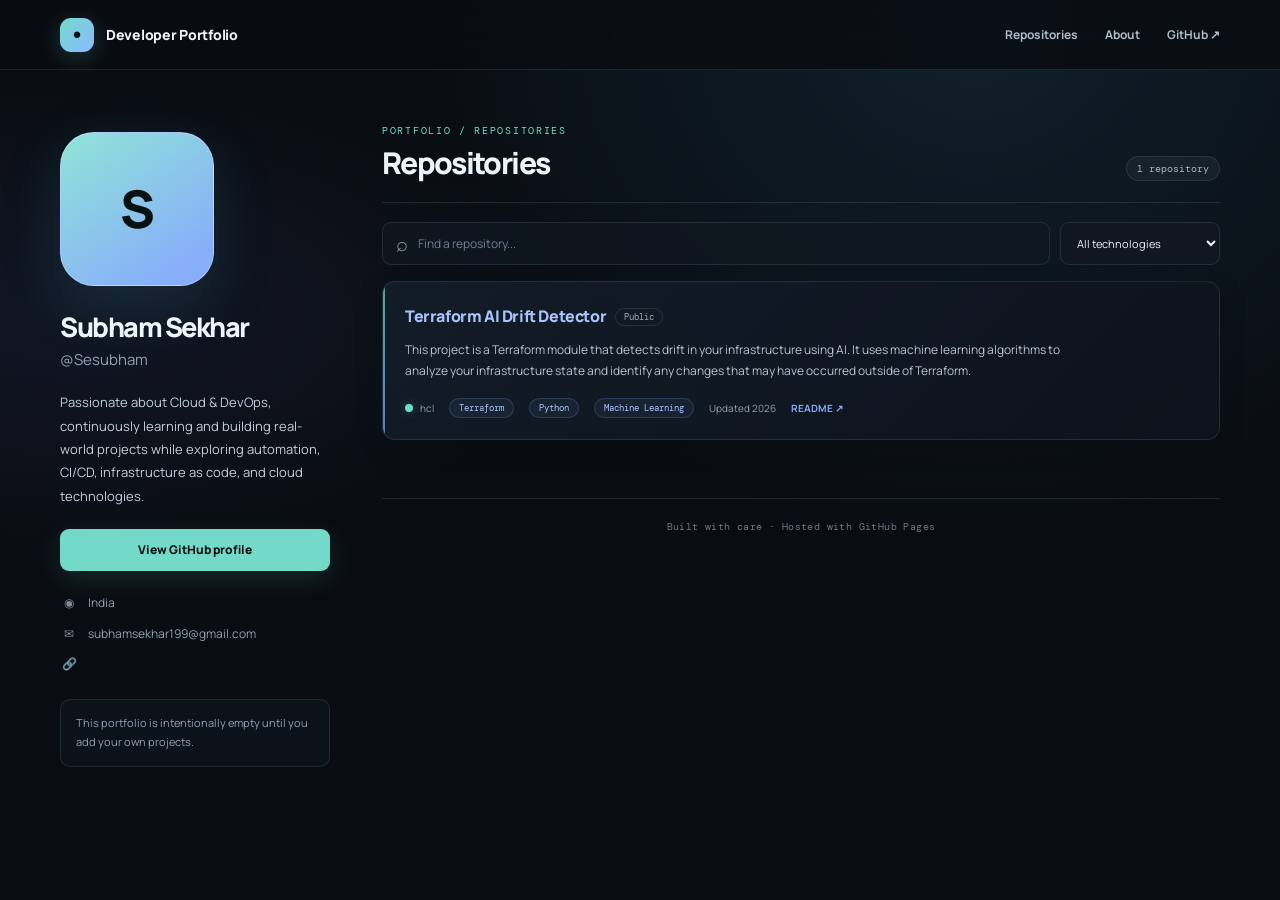
<file: index.html>
<!doctype html>
<html lang="en">
<head>
  <meta charset="utf-8">
  <meta name="viewport" content="width=device-width, initial-scale=1">
  <meta name="theme-color" content="#0d1117">
  <title>Developer Portfolio</title>
  <link rel="stylesheet" href="styles.css">
</head>
<body>
  <header class="topbar">
    <a class="brand" href="#" aria-label="Portfolio home">
      <span class="github-mark">●</span><span>Developer Portfolio</span>
    </a>
    <nav><a href="#repositories">Repositories</a><a href="#about">About</a><a id="github-nav" href="#" target="_blank" rel="noreferrer">GitHub ↗</a></nav>
  </header>

  <main class="layout">
    <aside class="profile" id="about">
      <div class="avatar" id="avatar">?</div>
      <h1 id="name">Your Name</h1>
      <p class="username" id="username">@your-username</p>
      <p id="bio" class="bio">Your short developer bio goes here. Edit profile.js to personalize this portfolio.</p>
      <a class="github-button" id="github-button" href="#" target="_blank" rel="noreferrer">View GitHub profile</a>
      <div class="profile-meta"><span>◉</span><span id="location">Your location</span></div>
      <div class="profile-meta"><span>✉</span><span id="email">Add your email in profile.js</span></div>
      <div class="profile-meta"><span>🔗</span><a id="website" href="#" target="_blank" rel="noreferrer">Personal website</a></div>
      <div class="profile-note">This portfolio is intentionally empty until you add your own projects.</div>
    </aside>

    <section class="content">
      <div class="page-heading">
        <div><p class="eyebrow">PORTFOLIO / REPOSITORIES</p><h2 id="repo-heading">Repositories</h2></div>
        <span class="repo-count" id="repo-count">0 repositories</span>
      </div>
      <div class="toolbar">
        <label class="search-wrap"><span>⌕</span><input id="search" type="search" placeholder="Find a repository..." aria-label="Find a repository"></label>
        <select id="language-filter" aria-label="Filter by technology"><option value="">All technologies</option></select>
      </div>
      <div id="project-list" class="project-list" aria-live="polite"></div>
      <div id="empty-state" class="empty-state">
        <div class="empty-icon">⌘</div>
        <h3>No projects added yet</h3>
        <p>Your repository list is ready. Add your own projects in <code>projects.js</code> and they will appear here.</p>
        <a class="subtle-link" href="PROJECT-README-TEMPLATE.md">View the project README template →</a>
      </div>
      <footer>Built with care · Hosted with GitHub Pages</footer>
    </section>
  </main>
  <script src="profile.js"></script>
  <script src="projects.js"></script>
  <script src="app.js"></script>
</body>
</html>
</file>
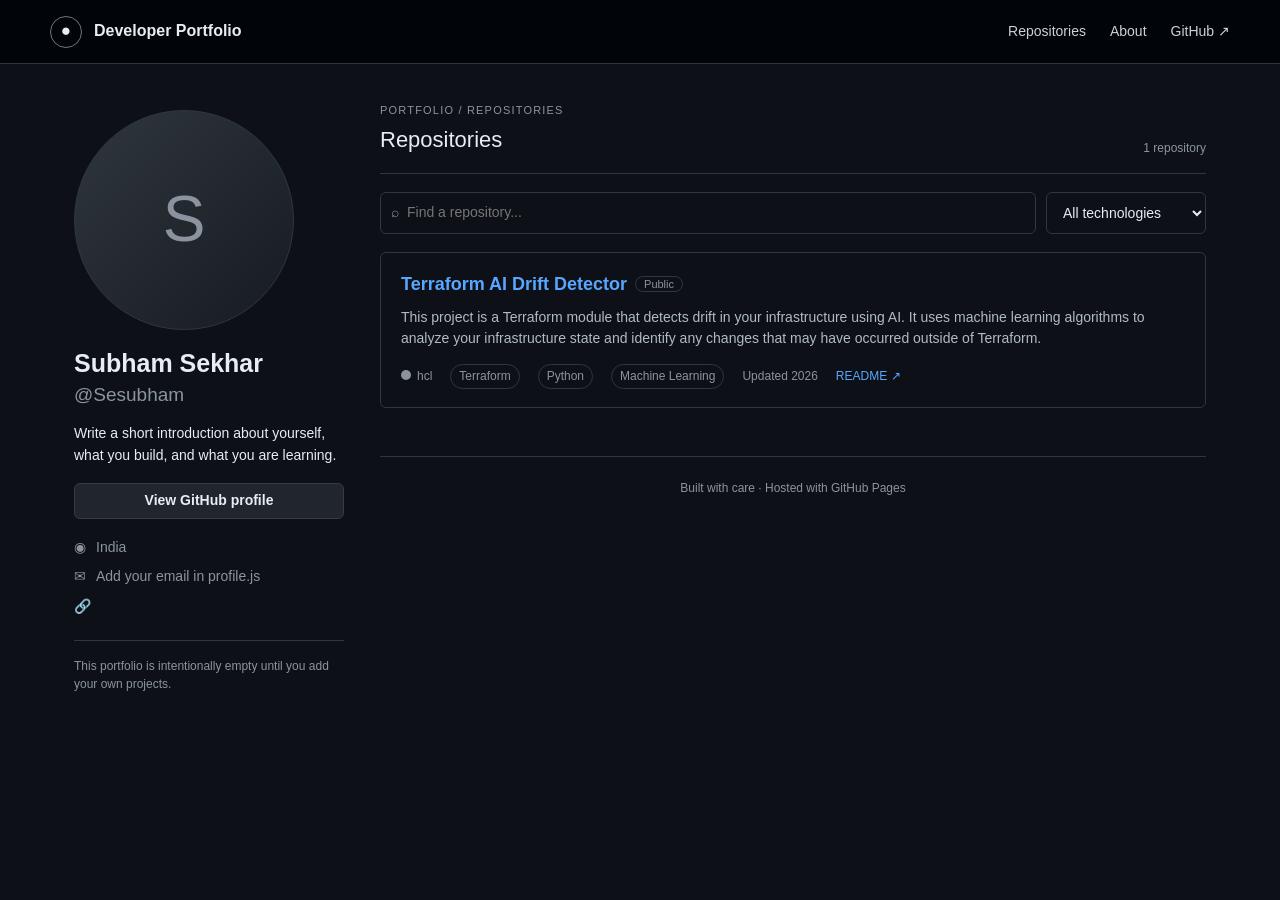
<file: github-style-portfolio/index.html>
<!doctype html>
<html lang="en">
<head>
  <meta charset="utf-8">
  <meta name="viewport" content="width=device-width, initial-scale=1">
  <meta name="theme-color" content="#0d1117">
  <title>Developer Portfolio</title>
  <link rel="stylesheet" href="styles.css">
</head>
<body>
  <header class="topbar">
    <a class="brand" href="#" aria-label="Portfolio home">
      <span class="github-mark">●</span><span>Developer Portfolio</span>
    </a>
    <nav><a href="#repositories">Repositories</a><a href="#about">About</a><a id="github-nav" href="#" target="_blank" rel="noreferrer">GitHub ↗</a></nav>
  </header>

  <main class="layout">
    <aside class="profile" id="about">
      <div class="avatar" id="avatar">?</div>
      <h1 id="name">Your Name</h1>
      <p class="username" id="username">@your-username</p>
      <p id="bio" class="bio">Your short developer bio goes here. Edit profile.js to personalize this portfolio.</p>
      <a class="github-button" id="github-button" href="#" target="_blank" rel="noreferrer">View GitHub profile</a>
      <div class="profile-meta"><span>◉</span><span id="location">Your location</span></div>
      <div class="profile-meta"><span>✉</span><span id="email">Add your email in profile.js</span></div>
      <div class="profile-meta"><span>🔗</span><a id="website" href="#" target="_blank" rel="noreferrer">Personal website</a></div>
      <div class="profile-note">This portfolio is intentionally empty until you add your own projects.</div>
    </aside>

    <section class="content">
      <div class="page-heading">
        <div><p class="eyebrow">PORTFOLIO / REPOSITORIES</p><h2 id="repo-heading">Repositories</h2></div>
        <span class="repo-count" id="repo-count">0 repositories</span>
      </div>
      <div class="toolbar">
        <label class="search-wrap"><span>⌕</span><input id="search" type="search" placeholder="Find a repository..." aria-label="Find a repository"></label>
        <select id="language-filter" aria-label="Filter by technology"><option value="">All technologies</option></select>
      </div>
      <div id="project-list" class="project-list" aria-live="polite"></div>
      <div id="empty-state" class="empty-state">
        <div class="empty-icon">⌘</div>
        <h3>No projects added yet</h3>
        <p>Your repository list is ready. Add your own projects in <code>projects.js</code> and they will appear here.</p>
        <a class="subtle-link" href="PROJECT-README-TEMPLATE.md">View the project README template →</a>
      </div>
      <footer>Built with care · Hosted with GitHub Pages</footer>
    </section>
  </main>
  <script src="profile.js"></script>
  <script src="projects.js"></script>
  <script src="app.js"></script>
</body>
</html>
</file>
<file: styles.css>
@import url('https://fonts.googleapis.com/css2?family=DM+Mono:wght@400;500&family=Manrope:wght@400;500;600;700;800&display=swap');

:root {
  color-scheme: dark;
  --bg: #090d13;
  --panel: #101720;
  --panel-2: #131d28;
  --line: rgba(148, 163, 184, .16);
  --text: #edf4fb;
  --muted: #91a0b2;
  --accent: #73daca;
  --accent-2: #80aaff;
  --shadow: 0 24px 70px rgba(0,0,0,.28);
}
* { box-sizing: border-box; }
html { scroll-behavior: smooth; }
body {
  margin: 0; min-height: 100vh; color: var(--text);
  background:
    radial-gradient(ellipse at 76% 2%, rgba(46, 116, 145, .18), transparent 36rem),
    radial-gradient(ellipse at 5% 35%, rgba(70, 91, 156, .12), transparent 32rem),
    var(--bg);
  font: 14px/1.65 'Manrope', -apple-system, BlinkMacSystemFont, 'Segoe UI', sans-serif;
}
a { color: var(--accent-2); text-decoration: none; transition: color .18s ease, opacity .18s ease; }
a:hover { color: var(--accent); text-decoration: none; }
.topbar {
  position: sticky; top: 0; z-index: 10; height: 70px;
  display: flex; align-items: center; justify-content: space-between;
  padding: 0 max(26px, calc((100vw - 1160px)/2));
  border-bottom: 1px solid var(--line);
  background: rgba(9,13,19,.82); backdrop-filter: blur(18px);
}
.brand { display: flex; align-items: center; gap: 12px; color: var(--text); font-size: 14px; font-weight: 800; letter-spacing: -.02em; }
.github-mark {
  width: 34px; height: 34px; display: grid; place-items: center; border-radius: 11px;
  color: #07110f; background: linear-gradient(135deg, var(--accent), #8bb9ff);
  font-size: 15px; box-shadow: 0 5px 22px rgba(115,218,202,.2);
}
.topbar nav { display: flex; align-items: center; gap: 27px; }
.topbar nav a { color: #aebccc; font-size: 12px; font-weight: 700; }
.topbar nav a:hover { color: var(--accent); }
.layout {
  width: min(1160px, calc(100% - 48px)); margin: 54px auto 0;
  display: grid; grid-template-columns: 270px minmax(0,1fr); gap: 52px;
}
.profile { padding-top: 8px; }
.avatar {
  width: 154px; height: 154px; margin: 0 0 25px; border-radius: 34px;
  display: grid; place-items: center; font-size: 52px; font-weight: 800;
  color: #07110f; background: linear-gradient(145deg, #8fe4d7, #88aefa 85%);
  border: 1px solid rgba(255,255,255,.28); box-shadow: 0 20px 60px rgba(64,139,160,.2);
}
.profile h1 { margin: 0; font-size: 27px; line-height: 1.2; letter-spacing: -.055em; font-weight: 800; }
.username { margin: 5px 0 18px; color: var(--muted); font-size: 15px; }
.bio { color: #c3cfdb; line-height: 1.8; margin: 0 0 21px; font-size: 13px; }
.github-button {
  display: flex; justify-content: center; align-items: center; padding: 10px 14px;
  color: #07110f; background: var(--accent); border: 1px solid transparent;
  border-radius: 9px; font-weight: 800; font-size: 12px;
  box-shadow: 0 8px 26px rgba(115,218,202,.13); margin-bottom: 22px;
}
.github-button:hover { color: #07110f; background: #9aeee2; transform: translateY(-1px); }
.profile-meta { display: flex; align-items: center; gap: 10px; margin: 11px 0; color: var(--muted); font-size: 12px; overflow-wrap: anywhere; }
.profile-meta > span:first-child { width: 18px; text-align: center; opacity: .85; }
.profile-meta a { color: var(--muted); }
.profile-meta a:hover { color: var(--accent); }
.profile-note {
  margin-top: 25px; padding: 14px 15px; border: 1px solid var(--line);
  border-radius: 10px; color: #91a0b2; background: rgba(16,23,32,.6);
  font-size: 11px; line-height: 1.7;
}
.content { min-width: 0; }
.page-heading {
  display: flex; align-items: end; justify-content: space-between;
  padding: 0 0 21px; border-bottom: 1px solid var(--line);
}
.eyebrow { color: var(--accent); font: 10px 'DM Mono', monospace; letter-spacing: .17em; margin: 0 0 9px; }
.page-heading h2 { margin: 0; font-size: 30px; letter-spacing: -.055em; line-height: 1.15; font-weight: 800; }
.repo-count {
  padding: 5px 10px; color: #a8b6c6; background: rgba(148,163,184,.07);
  border: 1px solid var(--line); border-radius: 99px; font: 10px 'DM Mono', monospace;
}
.toolbar { display: flex; gap: 10px; margin: 19px 0 16px; }
.search-wrap {
  min-width: 0; flex: 1; display: flex; align-items: center; gap: 10px;
  padding: 0 13px; border: 1px solid var(--line); border-radius: 9px;
  background: rgba(16,23,32,.8); color: var(--muted);
}
.search-wrap:focus-within, select:focus { border-color: rgba(115,218,202,.65); box-shadow: 0 0 0 3px rgba(115,218,202,.08); }
.search-wrap > span { font-size: 20px; }
input, select { color: var(--text); background: transparent; border: 0; outline: 0; font: inherit; }
input { width: 100%; padding: 11px 0; font-size: 12px; }
input::placeholder { color: #718096; }
select {
  min-width: 160px; padding: 10px 12px; border: 1px solid var(--line);
  border-radius: 9px; background: #101720; font-size: 11px;
}
select option { background: #101720; }
.project-list { display: grid; gap: 12px; border: 0; }
.project-card {
  position: relative; overflow: hidden; padding: 21px 22px;
  border: 1px solid var(--line); border-radius: 13px;
  background: linear-gradient(135deg, rgba(19,29,40,.96), rgba(13,19,28,.96));
  box-shadow: 0 8px 28px rgba(0,0,0,.12);
  transition: transform .2s ease, border-color .2s ease, box-shadow .2s ease;
}
.project-card::before {
  content: ""; position: absolute; inset: 0 auto 0 0; width: 2px;
  background: linear-gradient(180deg, var(--accent), var(--accent-2)); opacity: .7;
}
.project-card:hover { transform: translateY(-3px); border-color: rgba(115,218,202,.36); box-shadow: var(--shadow); }
.project-title { color: #a9c5ff; font-size: 16px; font-weight: 800; letter-spacing: -.025em; }
.project-title:hover { color: var(--accent); }
.visibility { margin-left: 9px; padding: 2px 8px; color: #9aa9ba; border: 1px solid var(--line); border-radius: 99px; font: 9px 'DM Mono', monospace; vertical-align: 2px; }
.project-description { margin: 9px 0 16px; color: #b7c4d2; font-size: 12px; line-height: 1.8; max-width: 680px; }
.project-footer { display: flex; align-items: center; gap: 9px 15px; flex-wrap: wrap; color: var(--muted); font-size: 10px; }
.language-dot { display: inline-block; width: 8px; height: 8px; border-radius: 50%; background: var(--accent); margin-right: 7px; box-shadow: 0 0 10px rgba(115,218,202,.3); }
.tag { padding: 3px 9px; border: 1px solid rgba(128,170,255,.2); border-radius: 99px; color: #a9c5ff; background: rgba(128,170,255,.07); font: 9px 'DM Mono', monospace; }
.project-footer a { font-weight: 700; }
.empty-state {
  margin-top: 16px; padding: 54px 25px; text-align: center;
  border: 1px dashed rgba(148,163,184,.25); border-radius: 13px;
  background: rgba(16,23,32,.42);
}
.empty-icon { width: 48px; height: 48px; display: grid; place-items: center; margin: 0 auto 13px; border-radius: 14px; background: rgba(115,218,202,.09); color: var(--accent); font-size: 25px; }
.empty-state h3 { margin: 0 0 6px; font-size: 17px; letter-spacing: -.03em; }
.empty-state p { max-width: 450px; margin: 0 auto 13px; color: var(--muted); font-size: 12px; }
.empty-state code { color: #ff9b9b; font: 11px 'DM Mono', monospace; }
.subtle-link { font-size: 11px; font-weight: 700; }
footer { margin-top: 58px; padding: 21px 0 28px; border-top: 1px solid var(--line); color: #69798b; text-align: center; font: 10px 'DM Mono', monospace; letter-spacing: .04em; }
[hidden] { display: none !important; }

@media (max-width: 760px) {
  .topbar { height: 62px; padding: 0 18px; }
  .topbar nav { gap: 14px; }
  .topbar nav a { font-size: 10px; }
  .layout { width: min(100% - 34px, 620px); margin-top: 30px; grid-template-columns: 1fr; gap: 34px; }
  .profile { display: grid; grid-template-columns: 82px minmax(0,1fr); column-gap: 16px; align-items: start; }
  .avatar { width: 82px; height: 82px; grid-row: span 3; margin: 0; border-radius: 22px; font-size: 30px; }
  .profile h1 { font-size: 22px; align-self: end; }
  .username { margin: 2px 0 4px; font-size: 13px; }
  .bio, .github-button, .profile-meta, .profile-note { grid-column: 1/-1; }
  .bio { margin-top: 12px; }
  .github-button { margin-bottom: 10px; }
  .profile-note { margin-top: 13px; }
  .page-heading h2 { font-size: 25px; }
  .toolbar { flex-direction: column; }
  select { width: 100%; }
  .project-card { padding: 18px 17px; }
}
@media (prefers-reduced-motion: reduce) {
  *, *::before, *::after { scroll-behavior: auto !important; transition: none !important; }
}
</file>
<file: github-style-portfolio/styles.css>
*{box-sizing:border-box} :root{color-scheme:dark;--bg:#0d1117;--panel:#161b22;--line:#30363d;--muted:#8b949e;--text:#e6edf3;--blue:#2f81f7;--green:#238636} body{margin:0;background:var(--bg);color:var(--text);font:14px/1.55 -apple-system,BlinkMacSystemFont,"Segoe UI",sans-serif}a{color:#58a6ff;text-decoration:none}a:hover{text-decoration:underline}.topbar{height:64px;border-bottom:1px solid var(--line);display:flex;align-items:center;justify-content:space-between;padding:0 max(24px,calc((100vw - 1180px)/2));background:#010409}.brand{display:flex;gap:12px;align-items:center;color:var(--text);font-weight:650;font-size:16px}.github-mark{display:grid;place-items:center;width:32px;height:32px;border:1px solid #6e7681;border-radius:50%;font-size:17px}.topbar nav{display:flex;gap:24px}.topbar nav a{color:#c9d1d9}.layout{max-width:1180px;margin:38px auto;padding:0 24px;display:grid;grid-template-columns:270px minmax(0,1fr);gap:36px}.profile{padding-top:8px}.avatar{width:220px;height:220px;border-radius:50%;background:linear-gradient(135deg,#30363d,#161b22);border:1px solid var(--line);display:grid;place-items:center;font-size:64px;color:#8b949e;margin-bottom:18px}.profile h1{font-size:25px;line-height:1.2;margin:0}.username{font-size:19px;color:var(--muted);margin:2px 0 14px}.bio{font-size:14px;margin:0 0 16px}.github-button{display:block;text-align:center;background:#21262d;border:1px solid #363b42;border-radius:6px;color:var(--text);padding:6px 12px;margin-bottom:18px;font-weight:600}.profile-meta{display:flex;gap:10px;color:var(--muted);margin:8px 0;overflow-wrap:anywhere}.profile-meta a{color:var(--muted)}.profile-note{margin-top:22px;border-top:1px solid var(--line);padding-top:16px;color:var(--muted);font-size:12px}.page-heading{display:flex;align-items:end;justify-content:space-between;border-bottom:1px solid var(--line);padding-bottom:16px}.eyebrow{color:var(--muted);font-size:11px;letter-spacing:1.2px;margin:0 0 4px}.page-heading h2{font-size:22px;font-weight:500;margin:0}.repo-count{color:var(--muted);font-size:12px}.toolbar{display:flex;gap:10px;margin:18px 0}.search-wrap{display:flex;align-items:center;gap:8px;border:1px solid var(--line);border-radius:6px;padding:0 10px;flex:1;color:var(--muted)}input,select{background:transparent;color:var(--text);border:0;outline:0;padding:9px 0;width:100%;font:inherit}select{border:1px solid var(--line);border-radius:6px;padding:8px 12px;width:auto;min-width:160px}.project-list{border:1px solid var(--line);border-radius:6px}.project-card{padding:18px 20px;border-bottom:1px solid var(--line)}.project-card:last-child{border-bottom:0}.project-title{font-size:18px;font-weight:600}.visibility{font-size:11px;border:1px solid var(--line);border-radius:20px;padding:1px 8px;color:var(--muted);margin-left:8px;vertical-align:2px}.project-description{color:#b1bac4;margin:8px 0 14px}.project-footer{display:flex;align-items:center;gap:18px;flex-wrap:wrap;color:var(--muted);font-size:12px}.language-dot{display:inline-block;width:10px;height:10px;border-radius:50%;background:#8b949e;margin-right:6px}.tag{border:1px solid var(--line);border-radius:20px;padding:2px 8px}.empty-state{border:1px dashed #3d444d;border-radius:8px;text-align:center;padding:54px 24px;margin-top:18px}.empty-icon{font-size:34px;color:var(--muted)}.empty-state h3{font-size:18px;margin:10px 0 4px}.empty-state p{color:var(--muted);max-width:480px;margin:0 auto 14px}.empty-state code{color:#ff7b72}.subtle-link{font-size:13px}footer{border-top:1px solid var(--line);margin-top:48px;padding:22px 0;color:var(--muted);font-size:12px;text-align:center}@media(max-width:760px){.topbar{padding:0 16px}.topbar nav{gap:12px;font-size:12px}.layout{grid-template-columns:1fr;margin:22px auto;gap:28px}.profile{display:grid;grid-template-columns:84px 1fr;column-gap:16px;align-items:start}.avatar{width:84px;height:84px;grid-row:span 3;font-size:32px}.profile h1{font-size:21px}.username{font-size:15px}.bio,.github-button,.profile-meta,.profile-note{grid-column:1/-1}.toolbar{flex-direction:column}select{width:100%}}
</file>
